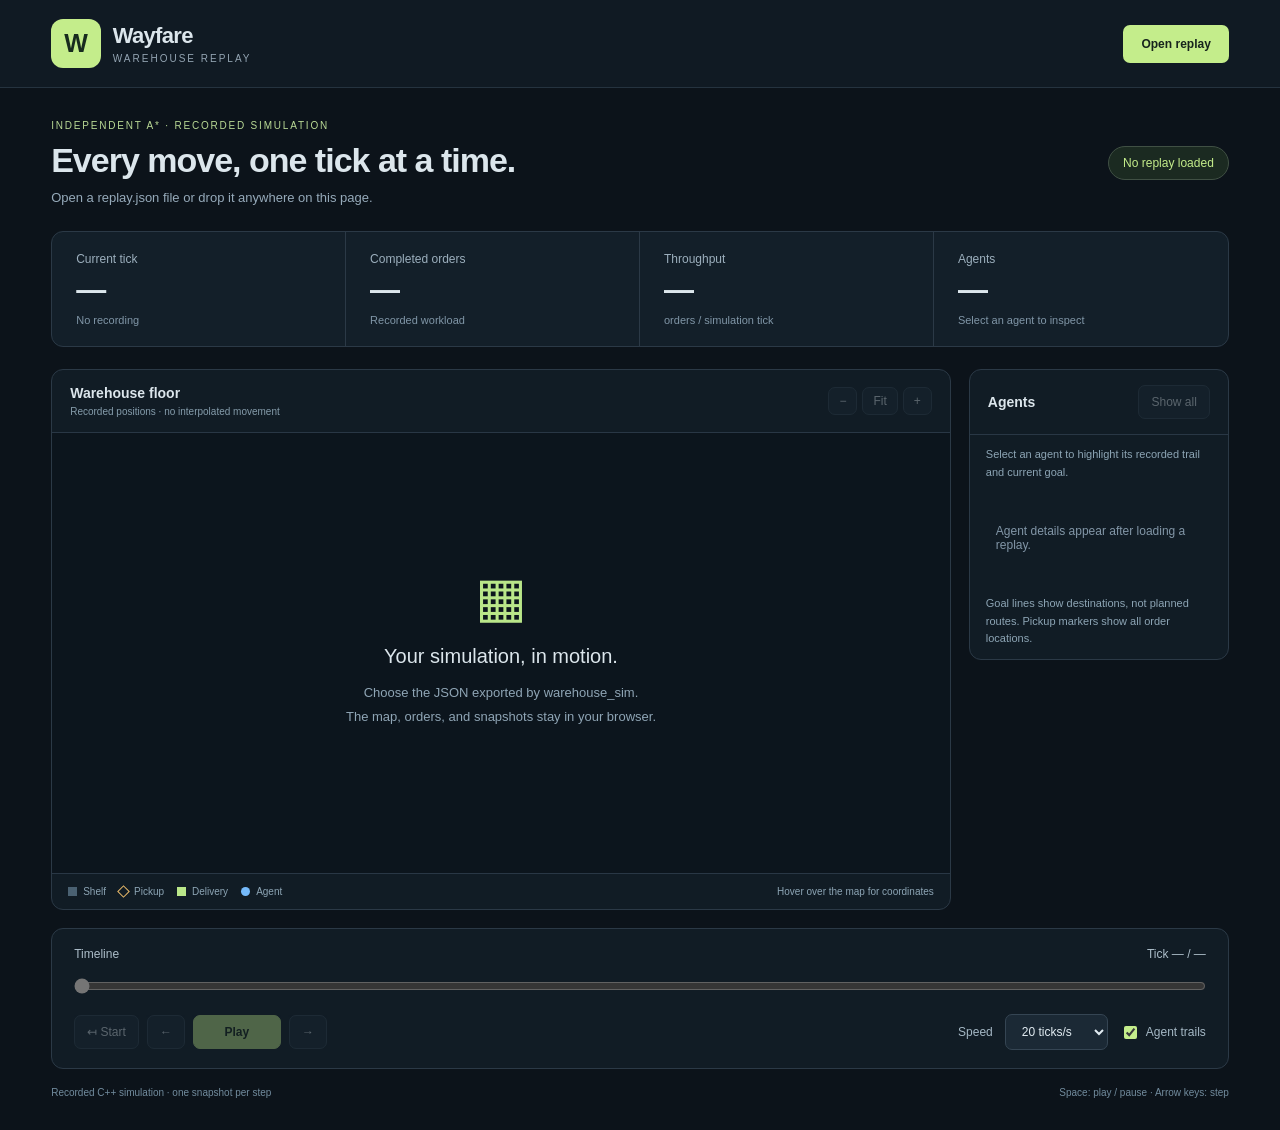
<file: legacy_viewer/index.html>
<!doctype html>
<html lang="en">
<head>
  <meta charset="utf-8">
  <meta name="viewport" content="width=device-width, initial-scale=1">
  <title>Wayfare · Warehouse replay</title>
  <link rel="stylesheet" href="style.css">
  <script src="replay.js" defer></script>
</head>
<body>
  <header>
    <div class="brand"><span class="brand-mark" aria-hidden="true">W</span><div><h1>Wayfare</h1><p>WAREHOUSE REPLAY</p></div></div>
    <label class="file-button">Open replay<input id="file" type="file" accept=".json,application/json"></label>
  </header>
  <main>
    <section class="intro"><div><p class="eyebrow">INDEPENDENT A* · RECORDED SIMULATION</p><h2>Every move, one tick at a time.</h2><p id="fileInfo">Open a replay.json file or drop it anywhere on this page.</p></div><span id="runState" class="badge">No replay loaded</span></section>
    <p id="error" role="alert" hidden></p>
    <section class="metrics" aria-label="Simulation metrics">
      <div><span>Current tick</span><strong id="tickMetric">—</strong><small id="tickTotal">No recording</small></div>
      <div><span>Completed orders</span><strong id="ordersMetric">—</strong><small id="ordersTotal">Recorded workload</small></div>
      <div><span>Throughput</span><strong id="throughputMetric">—</strong><small>orders / simulation tick</small></div>
      <div><span>Agents</span><strong id="agentsMetric">—</strong><small id="activeMetric">Select an agent to inspect</small></div>
    </section>
    <div class="workspace">
      <section class="map-panel" aria-label="Warehouse map">
        <div class="panel-heading"><div><h3>Warehouse floor</h3><span id="dimensions">Recorded positions · no interpolated movement</span></div><div class="zoom-controls"><button id="zoomOut" disabled aria-label="Zoom out">−</button><button id="fit" disabled>Fit</button><button id="zoomIn" disabled aria-label="Zoom in">+</button></div></div>
        <div id="mapViewport" class="map-viewport">
          <div id="empty" class="empty"><div class="empty-grid" aria-hidden="true">▦</div><h3>Your simulation, in motion.</h3><p>Choose the JSON exported by warehouse_sim.<br>The map, orders, and snapshots stay in your browser.</p></div>
          <canvas id="map" hidden aria-label="Warehouse cells, order locations, and agent positions"></canvas>
        </div>
        <div class="map-footer"><div class="legend"><span><i class="shelf"></i>Shelf</span><span><i class="pickup"></i>Pickup</span><span><i class="delivery"></i>Delivery</span><span><i class="agent"></i>Agent</span></div><span id="cellInfo">Hover over the map for coordinates</span></div>
      </section>
      <aside class="agent-panel"><div class="panel-heading"><h3>Agents</h3><button id="clearSelection" disabled>Show all</button></div><p class="aside-note">Select an agent to highlight its recorded trail and current goal.</p><div id="agentList"><p class="no-agents">Agent details appear after loading a replay.</p></div><p class="aside-note">Goal lines show destinations, not planned routes. Pickup markers show all order locations.</p></aside>
    </div>
    <section class="playback" aria-label="Playback controls">
      <div class="timeline-heading"><label for="timeline">Timeline</label><output id="timelineText">Tick — / —</output></div>
      <input id="timeline" type="range" min="0" max="0" value="0" disabled aria-label="Recorded snapshot">
      <div class="playback-row"><div class="transport"><button id="restart" disabled aria-label="Return to first snapshot">↤ Start</button><button id="previous" disabled aria-label="Previous snapshot">←</button><button id="play" class="primary" disabled>Play</button><button id="next" disabled aria-label="Next snapshot">→</button></div><div class="preferences"><label for="speed">Speed</label><select id="speed"><option value="5">5 ticks/s</option><option value="20" selected>20 ticks/s</option><option value="60">60 ticks/s</option><option value="120">120 ticks/s</option></select><label class="check"><input id="trail" type="checkbox" checked> Agent trails</label></div></div>
    </section>
    <footer>Recorded C++ simulation · one snapshot per step <span>Space: play / pause · Arrow keys: step</span></footer>
  </main>
</body>
</html>
</file>
<file: legacy_viewer/style.css>
:root{font-family:Inter,-apple-system,BlinkMacSystemFont,"Segoe UI",sans-serif;color:#dce6ec;background:#0c131a;color-scheme:dark;font-synthesis:none}*{box-sizing:border-box}body{margin:0}header{height:88px;padding:0 4%;border-bottom:1px solid #25333f;display:flex;align-items:center;justify-content:space-between;background:#101a23}.brand{display:flex;gap:12px;align-items:center}.brand-mark{background:#c4ed8b;color:#182b1e;font-weight:850;border-radius:12px;padding:10px 13px;font-size:25px}.brand h1{margin:0;font-size:22px;letter-spacing:-.7px}.brand p{margin:4px 0 0;color:#93a4b2;font-size:10px;letter-spacing:2px}main{max-width:1700px;margin:auto;padding:32px 4%}.intro{display:flex;justify-content:space-between;align-items:center;gap:20px;margin-bottom:26px}.eyebrow{font-size:10px;letter-spacing:1.8px;color:#b9d995;margin:0 0 10px}h2{font-size:clamp(23px,3vw,34px);font-weight:550;letter-spacing:-1px;margin:0 0 10px}#fileInfo{font-size:13px;color:#96aaba;margin:0;overflow-wrap:anywhere}.badge{border:1px solid #405044;border-radius:30px;padding:9px 14px;font-size:12px;white-space:nowrap;color:#c4ed8b;background:#1b2a21}button,.file-button,select{font:inherit;font-size:12px;border:1px solid #354553;background:#1b2935;color:#e1ebf1;border-radius:7px;padding:9px 12px;cursor:pointer}button:hover:not(:disabled),.file-button:hover{background:#2a3d4b;border-color:#6b8798}button:disabled{opacity:.35;cursor:default}button:focus-visible,input:focus-visible,select:focus-visible,.file-button:focus-within{outline:2px solid #c4ed8b;outline-offset:3px}.file-button{position:relative;background:#c4ed8b;color:#17241d;border:0;font-weight:650;padding:12px 18px}.file-button input{position:absolute;inset:0;opacity:0;width:100%;cursor:pointer}.metrics{display:grid;grid-template-columns:repeat(4,1fr);border:1px solid #2b3946;border-radius:12px;background:#131f29;margin-bottom:22px;overflow:hidden}.metrics>div{padding:20px 24px;border-right:1px solid #2b3946}.metrics>div:last-child{border:0}.metrics span,.metrics small{display:block;color:#9cafbd;font-size:12px}.metrics strong{display:block;font-size:30px;font-weight:550;letter-spacing:-1px;font-variant-numeric:tabular-nums;margin:7px 0}.metrics small{font-size:11px;color:#8096a7}.workspace{display:grid;grid-template-columns:minmax(0,1fr) 260px;gap:18px;align-items:start}.map-panel,.agent-panel,.playback{border:1px solid #2b3946;background:#111c25;border-radius:12px;overflow:hidden}.panel-heading{min-height:62px;display:flex;align-items:center;justify-content:space-between;gap:12px;padding:15px 18px;border-bottom:1px solid #293745}h3{font-size:14px;font-weight:600;margin:0}.panel-heading span{font-size:10px;color:#859cab;display:block;margin-top:5px}.zoom-controls{display:flex;gap:5px}.zoom-controls button{padding:6px 10px}.map-viewport{height:440px;overflow:auto;background:#0c151d;padding:16px;position:relative}canvas{display:block;image-rendering:auto}.map-footer{padding:12px 16px;font-size:10px;color:#8da5b5;display:flex;gap:14px;justify-content:space-between;flex-wrap:wrap;border-top:1px solid #293745}.legend{display:flex;gap:13px;flex-wrap:wrap}.legend span{display:flex;gap:6px;align-items:center}.legend i{width:9px;height:9px;display:inline-block}.shelf{background:#4a6172}.pickup{border:1px solid #e9b969;transform:rotate(45deg)}.delivery{background:#b9e689}.agent{border-radius:50%;background:#75bafa}.empty{text-align:center;height:100%;display:flex;align-items:center;justify-content:center;flex-direction:column}.empty-grid{font-size:55px;color:#b9e689;margin-bottom:16px}.empty h3{font-size:20px;font-weight:500}.empty p{color:#8fa5b5;font-size:13px;line-height:1.8}.aside-note{padding:0 16px;font-size:11px;color:#8da5b5;line-height:1.6}.no-agents{padding:20px 16px;color:#8296a7;font-size:12px}#agentList{max-height:365px;overflow:auto;padding:0 10px}.agent-card{display:block;text-align:left;width:100%;margin:7px 0;background:#17232e;padding:12px}.agent-card.selected{border-color:#c4ed8b;background:#223228}.agent-title{display:flex;align-items:center;justify-content:space-between;font-size:12px}.agent-name{display:flex;gap:8px;align-items:center}.dot{width:9px;height:9px;border-radius:50%;display:inline-block}.agent-detail{color:#9aafbc;font-size:11px;margin-top:8px;display:block}.status{font-size:10px;color:#b0c4d2}.playback{margin-top:18px;padding:18px 22px}.timeline-heading{display:flex;justify-content:space-between;font-size:12px;color:#acbdc9}output{font-variant-numeric:tabular-nums}#timeline{width:100%;margin:17px 0 20px;accent-color:#c4ed8b}.playback-row,.transport,.preferences{display:flex;align-items:center;gap:8px}.playback-row{justify-content:space-between;gap:18px;flex-wrap:wrap}.primary{min-width:88px;background:#c4ed8b;color:#15251b;font-weight:650;border-color:#c4ed8b}.preferences{gap:12px;font-size:12px;color:#a5b8c5}.check{display:flex;gap:6px;align-items:center;white-space:nowrap;cursor:pointer}.check input{accent-color:#c4ed8b}footer{display:flex;justify-content:space-between;gap:15px;font-size:10px;color:#728c9e;margin-top:18px;flex-wrap:wrap}#error{border:1px solid #905d53;background:#352520;color:#ffd0c2;padding:14px;border-radius:8px;font-size:13px}body.dragging{outline:4px dashed #c4ed8b;outline-offset:-8px}[hidden]{display:none!important}@media(min-width:1400px){.map-viewport{height:520px}}@media(max-width:900px){.workspace{grid-template-columns:1fr}.agent-panel{order:2}#agentList{display:grid;grid-template-columns:repeat(2,minmax(0,1fr));gap:7px;max-height:260px}.agent-card{margin:0}.metrics>div{padding:16px}.map-viewport{height:380px}}@media(max-width:550px){header{padding:0 18px;height:76px}main{padding:24px 16px}.intro{align-items:flex-start;flex-direction:column}.metrics{grid-template-columns:1fr 1fr}.metrics>div:nth-child(2){border-right:0}.metrics>div:nth-child(-n+2){border-bottom:1px solid #2b3946}.metrics strong{font-size:26px}.panel-heading{padding:12px}.panel-heading span{max-width:170px}.playback{padding:15px}.preferences{flex-wrap:wrap}.map-viewport{height:310px}.badge{font-size:11px}#agentList{grid-template-columns:1fr}.map-footer{line-height:1.5}}
</file>
